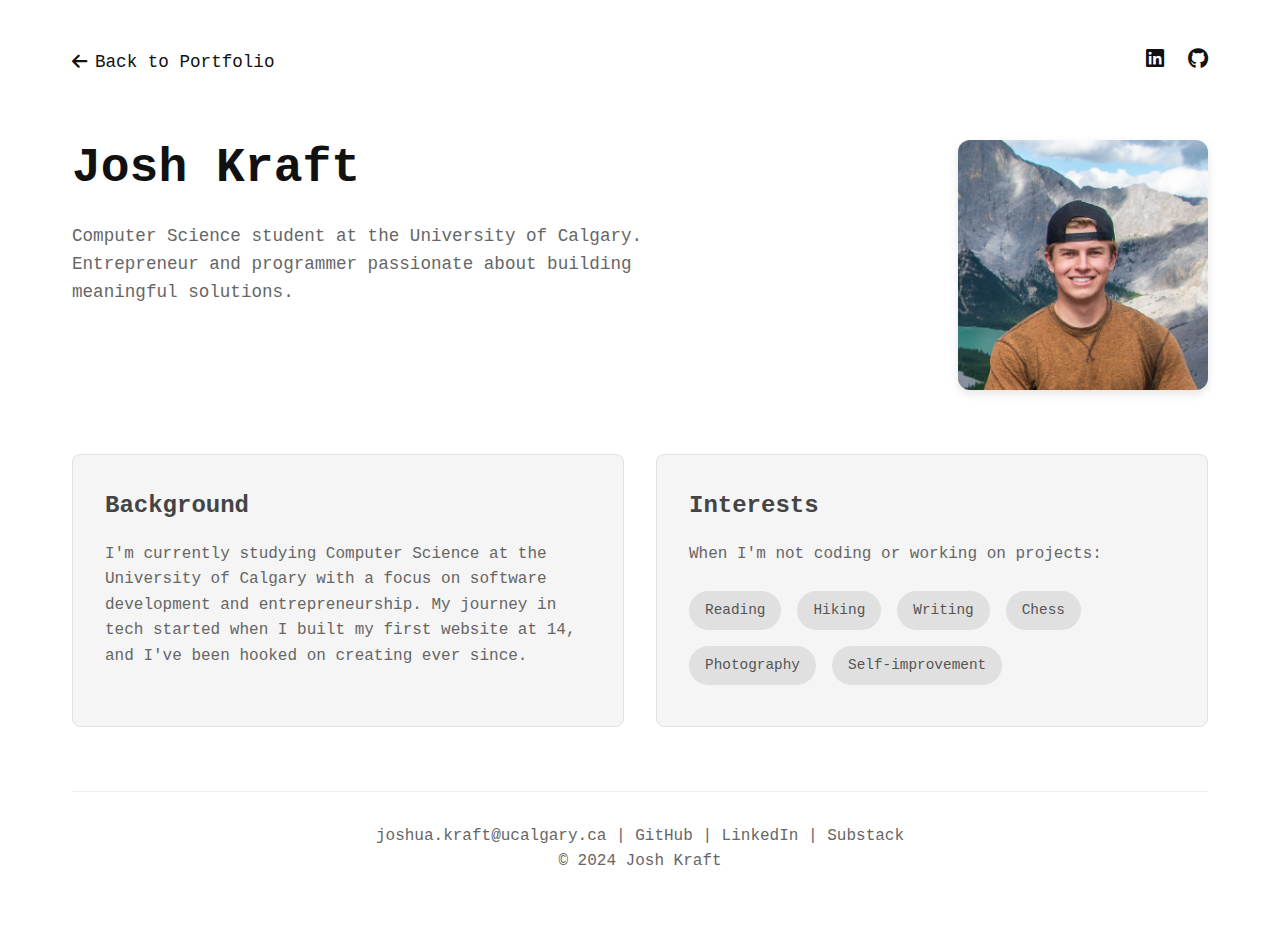
<file: about-me.html>
<!DOCTYPE html>
<html lang="en">
<head>
  <meta charset="UTF-8">
  <meta name="viewport" content="width=device-width, initial-scale=1.0">
  <title>About Josh Kraft</title>
  <style>
    * {
      margin: 0;
      padding: 0;
      box-sizing: border-box;
    }

    body {
      background-color: #fff;
      color: #111;
      font-family: 'JetBrains Mono', 'Fira Code', 'Courier New', monospace;
      line-height: 1.6;
      min-height: 100vh;
    }

    a {
      color: inherit;
      text-decoration: none;
    }

    a:hover {
      color: #555;
    }

    .container {
      max-width: 1200px;
      margin: 0 auto;
      padding: 2rem;
    }

    /* Header */
    .header {
      display: flex;
      justify-content: space-between;
      align-items: center;
      padding: 1rem 0;
      margin-bottom: 3rem;
    }

    .back-link {
      font-size: 1.1rem;
      display: flex;
      align-items: center;
      gap: 0.5rem;
    }

    .social-links {
      display: flex;
      gap: 1.5rem;
    }

    .social-links i {
      font-size: 1.3rem;
    }

    /* Hero Section */
    .hero {
      display: flex;
      align-items: flex-start;
      gap: 2rem;
      margin-bottom: 4rem;
    }

    .hero-content {
      flex: 1;
    }

    .hero h1 {
      font-size: 3rem;
      margin-bottom: 1.5rem;
      line-height: 1.2;
    }

    .hero p {
      font-size: 1.1rem;
      color: #666;
      max-width: 600px;
    }

    .hero-image {
      max-width: 250px;
      border-radius: 12px;
      box-shadow: 0 4px 10px rgba(0, 0, 0, 0.1);
    }

    /* About Sections */
    .about-cards {
      display: flex;
      gap: 2rem;
      margin-bottom: 4rem;
    }

    .about-card {
      background-color: #f5f5f5;
      border: 1px solid #e0e0e0;
      border-radius: 8px;
      padding: 2rem;
      flex: 1;
      transition: transform 0.3s ease, box-shadow 0.3s ease;
    }

    .about-card:hover {
      transform: translateY(-5px);
      box-shadow: 0 5px 20px rgba(0, 0, 0, 0.1);
    }

    .about-card h2 {
      font-size: 1.5rem;
      margin-bottom: 1rem;
      color: #444;
    }

    .about-card p {
      color: #666;
      margin-bottom: 1.5rem;
    }

    .interests-list {
      display: flex;
      flex-wrap: wrap;
      gap: 1rem;
    }

    .interest-item {
      background: #e0e0e0;
      padding: 0.5rem 1rem;
      border-radius: 20px;
      font-size: 0.9rem;
      color: #555;
    }

    /* Footer */
    .footer {
      text-align: center;
      padding: 2rem 0;
      color: #666;
      border-top: 1px solid #eee;
    }

    /* Responsive */
    @media (max-width: 768px) {
      .hero {
        flex-direction: column;
      }

      .hero-image {
        max-width: 100%;
        margin-top: 1rem;
      }

      .about-cards {
        flex-direction: column;
      }
    }
  </style>
  <!-- Font Awesome for Icons -->
  <link rel="stylesheet" href="https://cdnjs.cloudflare.com/ajax/libs/font-awesome/6.0.0-beta3/css/all.min.css">
</head>
<body>
  <div class="container">
    <!-- Header with Back Link -->
    <div class="header">
      <a href="index.html" class="back-link">
        <i class="fas fa-arrow-left"></i> Back to Portfolio
      </a>
      <div class="social-links">
        <a href="https://linkedin.com/in/josh-kraft" target="_blank"><i class="fab fa-linkedin"></i></a>
        <a href="https://github.com/joshkraft44" target="_blank"><i class="fab fa-github"></i></a>
      </div>
    </div>

    <!-- Hero Section -->
    <section class="hero">
      <div class="hero-content">
        <h1>Josh Kraft</h1>
        <p>
          Computer Science student at the University of Calgary. Entrepreneur and programmer passionate about building meaningful solutions.
        </p>
      </div>
      <img src="assets/profile.JPG" alt="Josh Kraft" class="hero-image">
    </section>

    <!-- About Cards Section -->
    <div class="about-cards">
      <div class="about-card">
        <h2>Background</h2>
        <p>
          I'm currently studying Computer Science at the University of Calgary with a focus on software development and entrepreneurship. 
          My journey in tech started when I built my first website at 14, and I've been hooked on creating ever since.
        </p>
      </div>
      <div class="about-card">
        <h2>Interests</h2>
        <p>
          When I'm not coding or working on projects:
        </p>
        <div class="interests-list">
          <span class="interest-item">Reading</span>
          <span class="interest-item">Hiking</span>
          <span class="interest-item">Writing</span>
          <span class="interest-item">Chess</span>
          <span class="interest-item">Photography</span>
          <span class="interest-item">Self-improvement</span>
        </div>
      </div>
    </div>

    <!-- Footer -->
    <footer class="footer">
      <p>
        <a href="mailto:joshua.kraft@ucalgary.ca">joshua.kraft@ucalgary.ca</a> | 
        <a href="https://github.com/joshkraft44" target="_blank">GitHub</a> | 
        <a href="https://linkedin.com/in/josh-kraft" target="_blank">LinkedIn</a> |
        <a href="https://substack.com/@joshkraft1" target="_blank">Substack</a>
      </p>
      <p>&copy; 2024 Josh Kraft</p>
    </footer>
  </div>
</body>
</html>
</file>
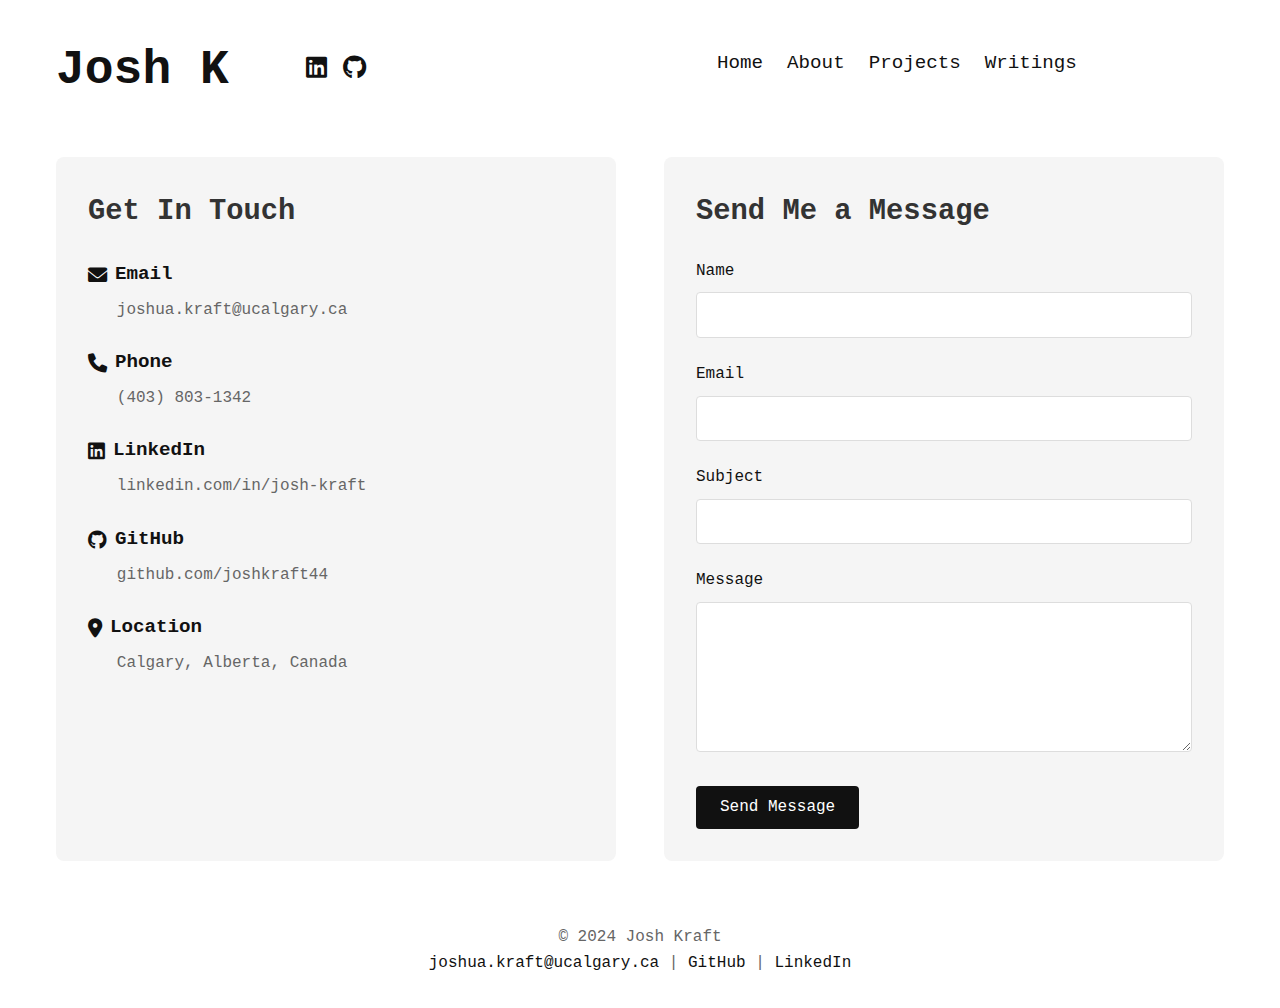
<file: contact.html>
<!DOCTYPE html>
<html lang="en">
<head>
  <meta charset="UTF-8">
  <meta name="viewport" content="width=device-width, initial-scale=1.0">
  <title>Contact - Josh Kraft</title>
  <style>
    * {
      margin: 0;
      padding: 0;
      box-sizing: border-box;
    }

    body {
      background-color: #fff;
      color: #111;
      font-family: 'JetBrains Mono', 'Fira Code', 'Courier New', monospace;
      line-height: 1.6;
      padding: 2rem;
    }

    a {
      color: inherit;
      text-decoration: none;
    }

    a:hover {
      color: #555;
    }

    /* Utility Classes */
    .container {
      max-width: 1200px;
      margin: 0 auto;
      padding: 0 1rem;
    }

    .text-center {
      text-align: center;
    }

    .text-muted {
      color: #666;
    }

    /* Header - Consistent with Portfolio */
    header {
      margin-bottom: 3rem;
      position: relative;
    }

    .header-content {
      display: flex;
      justify-content: space-between;
      align-items: baseline;
      flex-wrap: wrap;
    }

    .name-social-container {
      display: flex;
      align-items: center;
      gap: 2.5rem;
    }

    header h1 {
      font-size: 3rem;
      margin-right: 0.5rem;
    }

    header .social-links {
      display: flex;
      gap: 1rem;
    }

    header .social-links i {
      font-size: 1.5rem;
    }

    .nav-menu {
      display: flex;
      gap: 1.5rem;
      position: absolute;
      left: 72%;
      transform: translateX(-50%);
      margin-top: 1rem;
    }

    .nav-menu a {
      font-size: 1.2rem;
      transition: color 0.2s ease;
    }

    .nav-menu a:hover {
      color: #555;
    }

    /* Contact Section */
    #contact {
      display: flex;
      gap: 3rem;
      margin-bottom: 4rem;
    }

    .contact-info {
      flex: 1;
      padding: 2rem;
      background-color: #f5f5f5;
      border-radius: 8px;
    }

    .contact-info h2 {
      font-size: 1.8rem;
      margin-bottom: 1.5rem;
      color: #333;
    }

    .contact-method {
      margin-bottom: 1.5rem;
    }

    .contact-method h3 {
      font-size: 1.2rem;
      margin-bottom: 0.5rem;
      display: flex;
      align-items: center;
      gap: 0.5rem;
    }

    .contact-method p {
      color: #666;
      margin-left: 1.8rem;
    }

    .contact-method a {
      transition: color 0.2s ease;
    }

    .contact-method a:hover {
      color: #555;
    }

    .contact-form {
      flex: 1;
      padding: 2rem;
      background-color: #f5f5f5;
      border-radius: 8px;
    }

    .contact-form h2 {
      font-size: 1.8rem;
      margin-bottom: 1.5rem;
      color: #333;
    }

    .form-group {
      margin-bottom: 1.5rem;
    }

    .form-group label {
      display: block;
      margin-bottom: 0.5rem;
      font-size: 1rem;
    }

    .form-group input,
    .form-group textarea {
      width: 100%;
      padding: 0.8rem;
      border: 1px solid #ddd;
      border-radius: 4px;
      font-family: inherit;
      font-size: 1rem;
    }

    .form-group textarea {
      min-height: 150px;
      resize: vertical;
    }

    button[type="submit"] {
      background-color: #111;
      color: white;
      border: none;
      padding: 0.8rem 1.5rem;
      border-radius: 4px;
      cursor: pointer;
      font-family: inherit;
      font-size: 1rem;
      transition: background-color 0.2s ease;
    }

    button[type="submit"]:hover {
      background-color: #333;
    }

    /* Footer */
    footer {
      margin-top: 4rem;
      text-align: center;
      color: #666;
    }

    footer a {
      color: #111;
    }

    footer a:hover {
      color: #555;
    }

    #cursor {
      animation: blink 1s step-end infinite;
      color: var(--text-primary);
      opacity: 0;
    }

    @keyframes blink {
      from, to { opacity: 1; }
      50% { opacity: 0; }
    }

    /* Responsive Design */
    @media (max-width: 768px) {
      header h1 {
        font-size: 2rem;
      }

      .header-content {
        flex-direction: column;
      }

      .name-social-container {
        margin-bottom: 1rem;
      }

      .nav-menu {
        position: static;
        transform: none;
        margin-top: 1rem;
        gap: 1rem;
        flex-wrap: wrap;
        justify-content: center;
      }

      #contact {
        flex-direction: column;
      }
    }
  </style>
  <!-- Font Awesome for Icons -->
  <link rel="stylesheet" href="https://cdnjs.cloudflare.com/ajax/libs/font-awesome/6.0.0-beta3/css/all.min.css">
</head>
<body>
  <div class="container">
    <!-- Header - Consistent with Portfolio -->
    <header>
      <div class="header-content">
        <div class="name-social-container">
          <h1 id="typed-name"><span id="name-text"></span><span id="cursor">|</span></h1>
          <div class="social-links">
            <a href="https://linkedin.com/in/josh-kraft" target="_blank"><i class="fab fa-linkedin"></i></a>
            <a href="https://github.com/joshkraft44" target="_blank"><i class="fab fa-github"></i></a>
          </div>
        </div>
        <nav class="nav-menu">
          <a href="index.html">Home</a>
          <a href="about-me.html">About</a>
          <a href="#projects">Projects</a>
          <a href="https://substack.com/@joshkraft1" target="_blank">Writings</a> 
        </nav>
      </div>
    </header>

    <!-- Contact Section -->
    <section id="contact">
      <div class="contact-info">
        <h2>Get In Touch</h2>
        
        <div class="contact-method">
          <h3><i class="fas fa-envelope"></i> Email</h3>
          <p>
            <a href="mailto:joshua.kraft@ucalgary.ca">joshua.kraft@ucalgary.ca</a>
          </p>
        </div>
        
        <div class="contact-method">
          <h3><i class="fas fa-phone"></i> Phone</h3>
          <p>
            <a href="tel:+1403-803-1342">(403) 803-1342</a>
          </p>
        </div>
        
        <div class="contact-method">
          <h3><i class="fab fa-linkedin"></i> LinkedIn</h3>
          <p>
            <a href="https://linkedin.com/in/josh-kraft" target="_blank">linkedin.com/in/josh-kraft</a>
          </p>
        </div>
        
        <div class="contact-method">
          <h3><i class="fab fa-github"></i> GitHub</h3>
          <p>
            <a href="https://github.com/joshkraft44" target="_blank">github.com/joshkraft44</a>
          </p>
        </div>
        
        <div class="contact-method">
          <h3><i class="fas fa-map-marker-alt"></i> Location</h3>
          <p>
            Calgary, Alberta, Canada
          </p>
        </div>
      </div>

      <div class="contact-form">
        <h2>Send Me a Message</h2>
        <form action="https://formspree.io/f/movelakd" method="POST">
          <div class="form-group">
            <label for="name">Name</label>
            <input type="text" id="name" name="name" required>
          </div>
          
          <div class="form-group">
            <label for="email">Email</label>
            <input type="email" id="email" name="email" required>
          </div>
          
          <div class="form-group">
            <label for="subject">Subject</label>
            <input type="text" id="subject" name="subject" required>
          </div>
          
          <div class="form-group">
            <label for="message">Message</label>
            <textarea id="message" name="message" required></textarea>
          </div>
          
          <button type="submit">Send Message</button>
        </form>
      </div>
    </section>

    <!-- Footer -->
    <footer>
      <p>&copy; 2024 Josh Kraft</p>
      <p>
        <a href="mailto:joshua.kraft@ucalgary.ca">joshua.kraft@ucalgary.ca</a> | 
        <a href="https://github.com/joshkraft44" target="_blank">GitHub</a> | 
        <a href="https://linkedin.com/in/josh-kraft" target="_blank">LinkedIn</a>
      </p>
    </footer>
  </div>
  <!-- Typing animation script -->
  <script>
    document.addEventListener('DOMContentLoaded', function() {
      const name = "Josh Kraft";
      const nameElement = document.getElementById('name-text');
      const cursor = document.getElementById('cursor');
      
      let i = 0;
      const typingSpeed = 100;
      
      function typeWriter() {
        if (i < name.length) {
          nameElement.textContent += name.charAt(i);
          i++;
          setTimeout(typeWriter, typingSpeed);
        } else {
          cursor.style.animation = 'blink 1s step-end infinite';
          cursor.style.opacity = '1';
          
          setTimeout(function() {
            cursor.style.display = 'none';
          }, 0);
        }
      }
      
      setTimeout(typeWriter, 100);
      
      <!-- Smooth scrolling for navigation links -->
      document.querySelectorAll('a[href^="#"]').forEach(anchor => {
        anchor.addEventListener('click', function(e) {
          e.preventDefault();
          document.querySelector(this.getAttribute('href')).scrollIntoView({
            behavior: 'smooth'
          });
        });
      });
    });
  </script>
</body>
</html>
</file>
